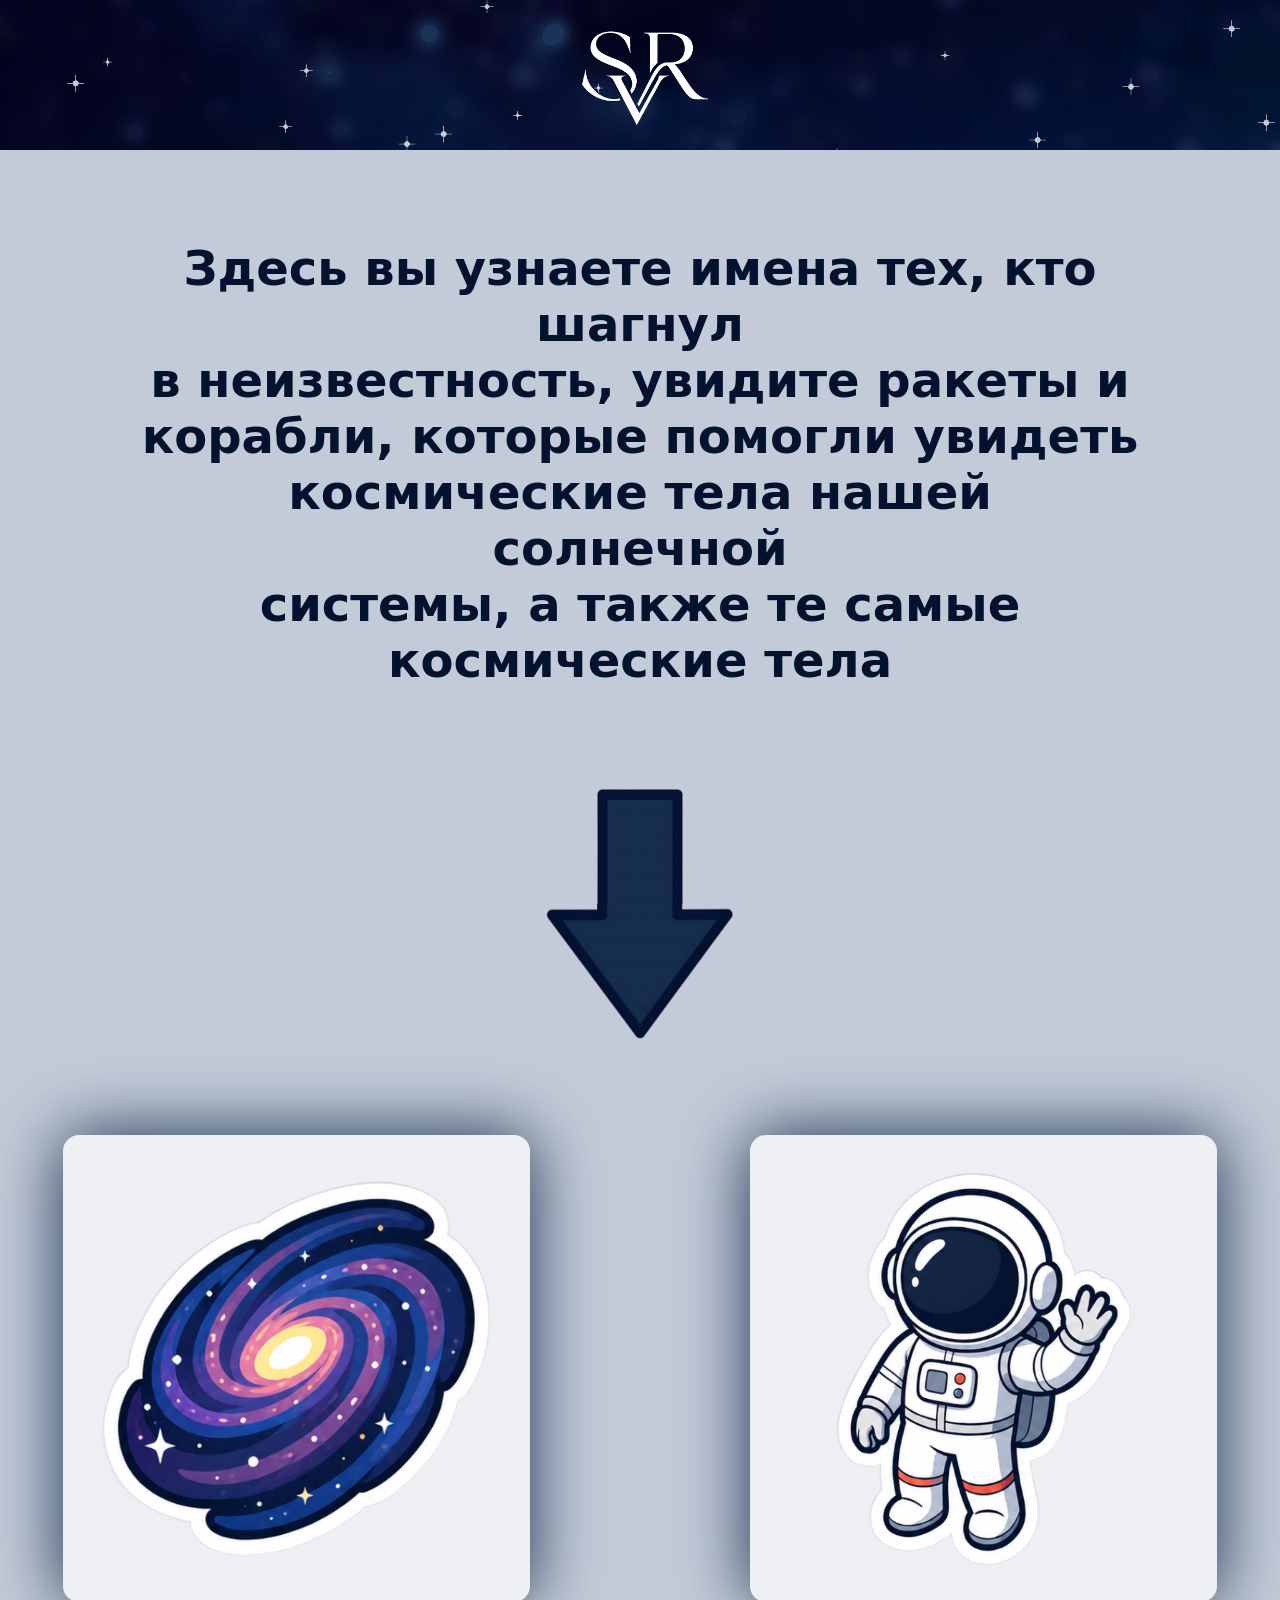
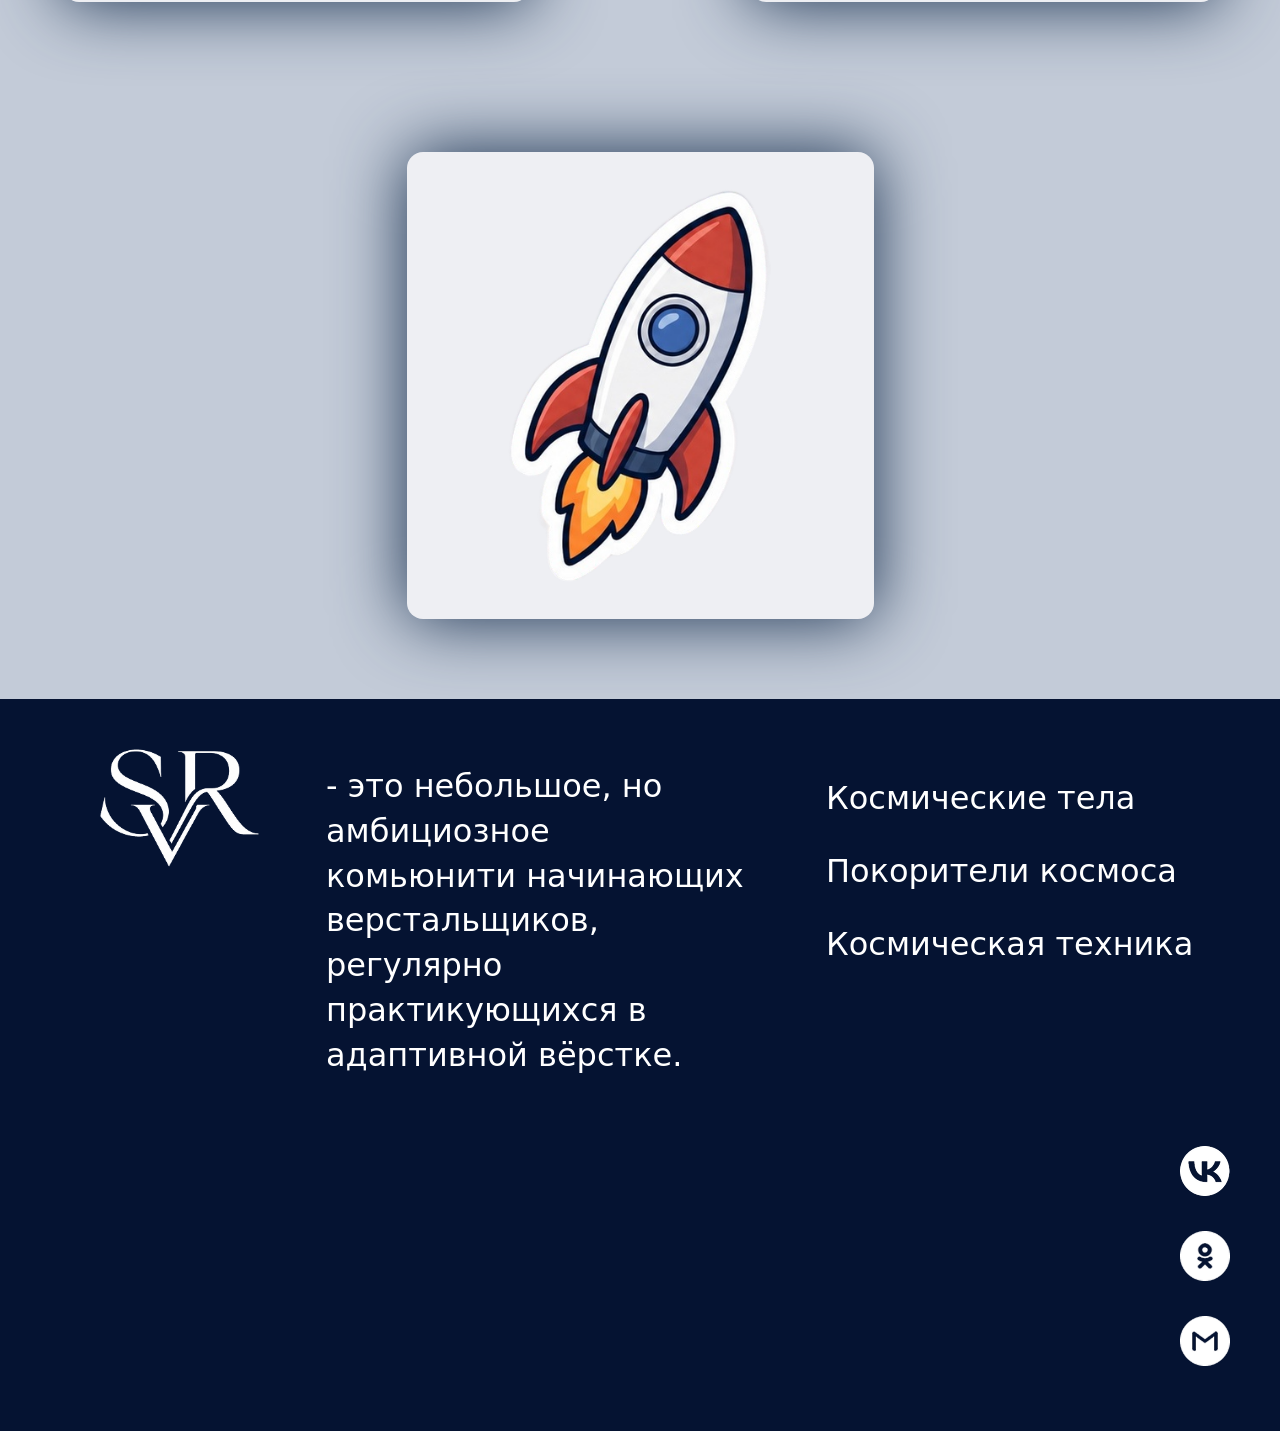
<file: index.html>
<!DOCTYPE html>
<html lang="ru">
<head>
    <meta charset="UTF-8">
    <meta name="viewport" content="width=device-width, initial-scale=1.0">
    <title>Космический портал</title>
    <link rel="stylesheet" href="css/style.css">
</head>
<body>
    <header class="header">
        <img src="img/starry_sky_original_style.gif" alt="Фон шапки" class="header-bg">
        <div class="logo-container">
            <img src="img/LOGO глав.png" alt="Логотип SRV" class="logo">
        </div>
    </header>
    
    
    

    <main>
        <div class="content-wrapper">
            <div class="header-text">
                Здесь вы узнаете имена тех, кто шагнул<br>
                в неизвестность, увидите ракеты и<br>
                корабли, которые помогли увидеть<br>
                космические тела нашей солнечной<br>
                системы, а также те самые<br>
                космические тела
            </div>

            <div class="arrow-down">
                <img src="img/Стрелка глав.png" alt="Стрелка">
            </div>

            <div class="cards-container">
                <div class="card card-1">
                    <a href="kosmotel.html"><img class="photoglav1" src="img/Галактика.png" alt="Галактика"></a>
                </div>
                <div class="card card-2">
                    <a href="kosmonavt.html"><img class="photoglav2" src="img/Космонавт.png" alt="Космонавт"></a>
                </div>
            </div>

            <div class="card card-3">
                <a href="tehnika.html"><img class="photoglav3" src="img/Ракета.png" alt="Ракета"></a>
            </div>
        </div>
    </main>
    <footer class="footer">
    <div class="footer-inner">
        <div class="footer-logo"><img src="img/LOGO глав.png" alt="logo"></div>
        <div class="footer-text-container">
            - это небольшое, но амбициозное комьюнити начинающих верстальщиков, регулярно практикующихся в адаптивной вёрстке.
        </div>
        <ul class="footer-nav-list">
            <li><a href="kosmotel.html">Космические тела</a></li>
            <li><a href="kosmonavt.html">Покорители космоса</a></li>
            <li><a href="tehnika.html">Космическая техника</a></li>
        </ul>
        <ul class="footer-social-icons">
            <li><a href="https://vk.com" class="social-icon"><img src="img/LOGO VK.png" alt="vk"></a></li>
            <li><a href="https://ok.ru" class="social-icon"><img src="img/LOGO OK.png" alt="ok"></a></li>
            <li><a href="https://mail.ru" class="social-icon"><img src="img/LOGO EMail.png" alt="EMail"></a></li>
        </ul>
    </div>
</footer>
</body>
</html>
</file>
<file: css/style.css>
/* ---------- ГЛОБАЛЬНЫЙ СБРОС И БАЗА ---------- */
* {
    margin: 0;
    padding: 0;
    box-sizing: border-box;
}

body {
    background-color: #c3cbd8;
    width: 100%;
    min-height: 100vh;
    display: flex;
    flex-direction: column;
    align-items: center;
    font-family: system-ui, 'Segoe UI', 'Roboto', sans-serif;
    /* ЗАЩИТА ОТ ГОРИЗОНТАЛЬНОГО СКРОЛЛА */
    overflow-x: hidden;
}

/* ========================================
   ФОНОВЫЕ БЛОКИ — ВСЕГДА 100% ШИРИНЫ
   ======================================== */

/* --- ШАПКА: фон на весь экран --- */
.header {
    width: 100%;          /* Всегда 100% экрана */
    height: 150px;
    position: relative;
    overflow: hidden;
}

.header-bg {
    width: 100%;
    height: 100%;
    object-fit: cover;
    position: absolute;
    top: 0;
    left: 0;
    z-index: 1;
}

.logo-container {
    position: absolute;
    top: 50%;
    left: 50%;
    transform: translate(-50%, -50%);
    z-index: 2;
    width: 200px;
    height: 120px;
}

.logo {
    width: 100%;
    height: 100%;
    object-fit: contain;
}

/* ========================================
   КОНТЕНТ — МАКСИМУМ 1440px
   ======================================== */

main {
    width: 100%;
    display: flex;
    flex-direction: column;
    align-items: center;
}

/* Обёртка контента — фон прозрачный,
   ширина ограничена 1440px, фон body (c3cbd8) виден по бокам */
.content-wrapper {
    display: flex;
    flex-direction: column;
    align-items: center;
    width: 100%;
    max-width: 1440px;    /* КОНТЕНТ НЕ ШИРЕ 1440px */
    padding: 0 20px;      /* Безопасные отступы на малых экранах */
}

/* ---------- ТЕКСТ ---------- */
.header-text {
    text-align: center;
    color: #03122f;
    font-size: 48px;
    font-weight: bold;
    margin-top: 90px;
    max-width: 1000px;    /* Текст уже 1440 — это нормально */
    width: 100%;
}

/* ---------- СТРЕЛКА ---------- */
.arrow-down {
    display: flex;
    justify-content: center;
    margin-top: 90px;
    width: 100%;
}

.arrow-down img {
    width: 250px;
    height: auto;         /* Сохраняем пропорции */
}

/* ---------- КАРТОЧКИ ---------- */
.cards-container {
    display: flex;
    flex-direction: row;
    justify-content: center;
    align-items: center;
    gap: 220px;
    width: 100%;
    margin-top: 85px;
    flex-wrap: wrap;      /* Перенос на малых экранах */
}

.card {
    width: 467px;
    height: 467px;
    background-color: #eeeff3;
    border-radius: 16px;
    box-shadow: 0 0 70px 0 #162e4d;
    display: flex;
    justify-content: center;
    align-items: center;
    transition: transform 0.2s ease, box-shadow 0.2s ease;
}
.card a {
    display: flex;
    justify-content: center;
    align-items: center;
    width: 100%;
    height: 100%;
}

.card:hover {
    transform: scale(1.02);
    box-shadow: 0 0 90px 0 #6085af;
}

.photoglav1,
.photoglav2,
.photoglav3 {
    max-width: 85%;
    max-height: 85%;
    object-fit: contain;
}

.card-3 {
    margin-top: 150px;
    margin-bottom: 80px;
}

/* ========================================
   ПОДВАЛ — ФОН 100%, КОНТЕНТ 1440px
   ======================================== */

.footer {
    background-color: #051332;  /* Фон на всю ширину */
    width: 100%;
    min-height: 350px;
    display: flex;
    justify-content: center;
    margin-top: auto;
}

.footer-inner {
    max-width: 1440px;    /* Контент не шире 1440px */
    width: 100%;
    display: flex;
    color: #ffffff;
    padding-bottom: 50px;
    flex-wrap: wrap;      /* Перенос элементов на узких экранах */
    align-items: flex-start;
}

.footer-logo {
    width: 246px;
    height: 150px;
    margin-top: 30px;
    margin-left: 50px;
    flex-shrink: 0;
}

.footer-logo img {
    width: 100%;
    height: 100%;
    object-fit: contain;
}

.footer-text-container {
    width: 420px;
    margin-top: 65px;
    margin-left: 30px;
    font-size: 32px;
    line-height: 1.4;
    flex-shrink: 0;
}

.footer-nav-list {
    list-style: none;
    padding: 0;
    margin: 0;
    margin-top: 80px;
    margin-left: 80px;
    font-size: 32px;
    flex-shrink: 0;
}

.footer-nav-list li {
    margin-bottom: 35px;
    transition: transform 0.2s ease;
}
.footer-nav-list a {
    color: #ffffff;
    text-decoration: none;
    display: inline-block;
    width: 100%;
}

.footer-nav-list li:hover {
    transform: scale(1.1);
    cursor: pointer;
}
.footer-nav-list a:active {
    color: #aaaaaa;  /* Тёмно-серый цвет в момент нажатия */
}

.footer-nav-list li:last-child {
    margin-bottom: 0;
}

.footer-social-icons {
    list-style: none;
    padding: 0;
    margin: 0;
    margin-top: 48px;
    margin-left: auto;
    margin-right: 50px;
    display: flex;
    flex-direction: column;
    align-items: center;
    flex-shrink: 0;
}

.footer-social-icons li {
    margin-bottom: 15px;
}



.social-icon {
    width: 50px;
    height: 50px;
    margin-top: 20px;
    display: flex;
    justify-content: center;
    align-items: center;
    text-decoration: none;
    color: #051332;
    transition: transform 0.2s ease;
}

.social-icon:hover {
    transform: scale(1.1);
}
.social-icon:active {
    opacity: 0.6;           /* Делаем иконку полупрозрачной (тёмный эффект) */
    transform: scale(0.95); /* Лёгкое уменьшение для эффекта нажатия */
}


















/* ========== АДАПТИВ ДЛЯ ГЛАВНОЙ СТРАНИЦЫ ========== */

/* Телефоны (до 768px) */
@media (max-width: 768px) {
    /* Шапка */
    .header {
        height: 90px;
    }
    .logo-container {
        width: 100px;
        height: 60px;
    }

    /* Текст */
    .header-text {
        font-size: 20px !important;
        margin-top: 25px !important;
        margin-bottom: 0 !important;
        padding: 0 20px !important;
        line-height: 1.4;
        height: auto !important;
    }

    /* Стрелка */
    .arrow-down {
        margin-top: 20px;
    }
    .arrow-down img {
        width: 60px;
    }

    /* Контейнер карточек */
    .cards-container {
        display: flex;
        flex-direction: row;
        flex-wrap: wrap;
        justify-content: center;
        gap: 20px;
        margin-top: 25px;
        padding: 0 15px;
    }

    /* Все три карточки одинаковые */
    .card-1,
    .card-2,
    .card-3 {
        width: 150px;
        height: 150px;
    }

    /* Третья карточка */
    .card-3 {
        margin-top: 13px;
        margin-bottom: 40px;
    }

    /* Подвал */
    .footer {
        min-height: auto;
        padding: 20px 0;
    }
    .footer-inner {
        flex-direction: column;
        align-items: center;
        text-align: center;
        padding: 0 20px;
        gap: 15px;
    }
    .footer-logo {
        margin: 0 auto;
        width: 70px;
        height: 45px;
    }
    .footer-text-container {
        font-size: 11px;
        width: 100%;
        max-width: 250px;
        margin: 0 auto;
    }
    .footer-nav-list {
        font-size: 13px;
        margin: 0;
        padding: 0;
        display: flex;
        flex-direction: column;
        align-items: center;
        gap: 8px;
    }
    .footer-nav-list li {
        margin-bottom: 0;
    }
    .footer-social-icons {
        flex-direction: row;
        justify-content: center;
        gap: 15px;
        margin: 0;
    }
    .social-icon {
        width: 30px;
        height: 30px;
        margin-top: 0;
    }
    .social-icon img {
        width: 30px;
        height: 30px;
    }
}

/* Маленькие телефоны (до 480px) */
@media (max-width: 480px) {
    .header-text {
        font-size: 18px !important;
        margin-top: 20px !important;
    }
    
    .card-1,
    .card-2,
    .card-3 {
        width: 130px;
        height: 130px;
    }
    
    .cards-container {
        gap: 15px;
    }
    
    .arrow-down img {
        width: 50px;
    }
    
    .footer-text-container {
        font-size: 10px;
        max-width: 220px;
    }
    .footer-nav-list {
        font-size: 12px;
    }
    .social-icon {
        width: 28px;
        height: 28px;
    }
    .social-icon img {
        width: 28px;
        height: 28px;
    }
}

/* Очень маленькие телефоны (до 380px) */
@media (max-width: 380px) {
    .header-text {
        font-size: 16px !important;
        margin-top: 15px !important;
    }
    
    .card-1,
    .card-2,
    .card-3 {
        width: 115px;
        height: 115px;
    }
    
    .cards-container {
        gap: 12px;
    }
    
    .footer-text-container {
        font-size: 9px;
        max-width: 200px;
    }
    .footer-nav-list {
        font-size: 11px;
    }
    .social-icon {
        width: 25px;
        height: 25px;
    }
    .social-icon img {
        width: 25px;
        height: 25px;
    }
}
/* ===== ТЕНЬ ДЛЯ КАРТОЧЕК НА МОБИЛКЕ (МЕНЬШЕ И СВЕТЛЕЕ) ===== */
@media (max-width: 768px) {
    .card,
    .card-1,
    .card-2,
    .card-3 {
        box-shadow: 0 0 25px rgba(22, 46, 77, 0.8) !important;
    }
}
</file>
